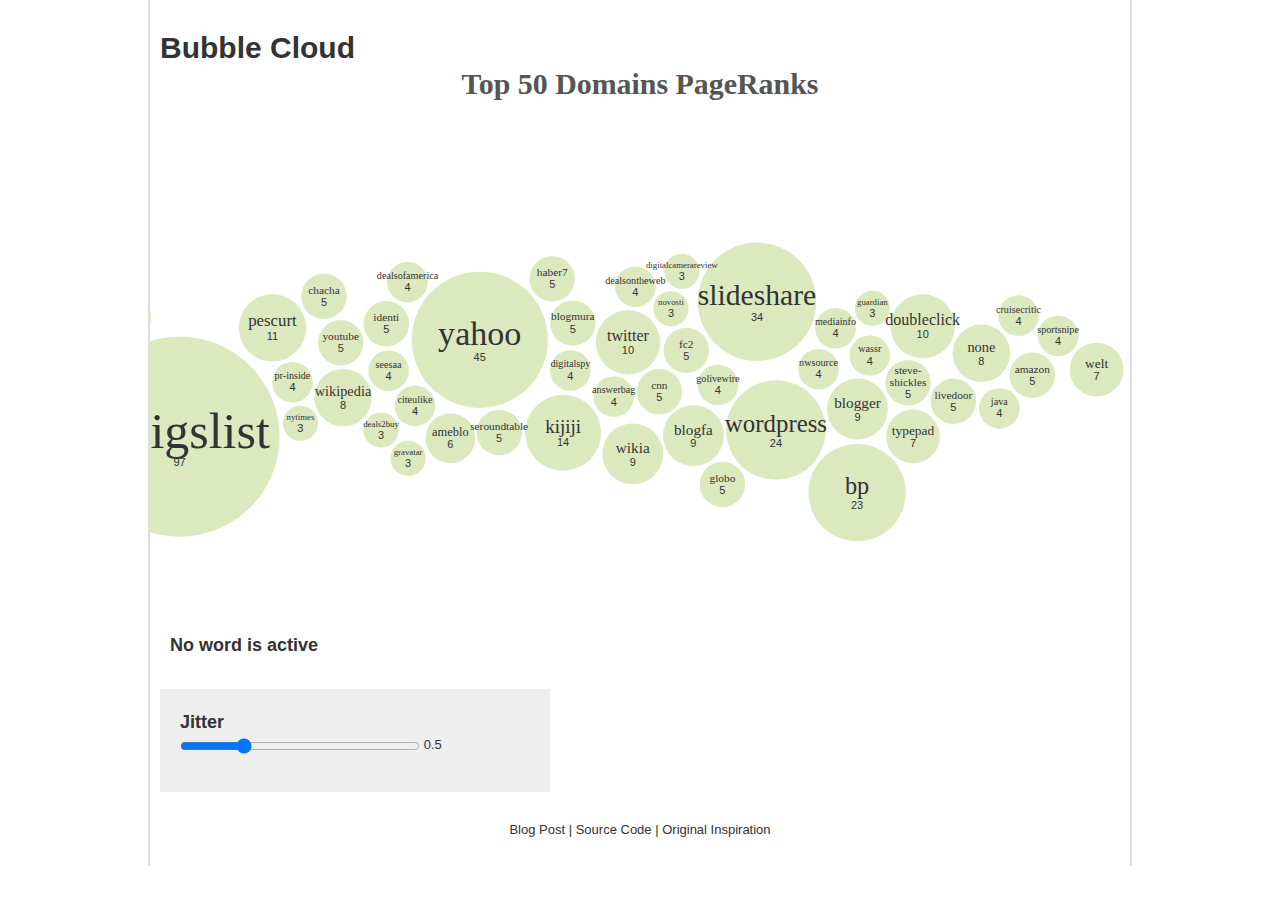
<file: results/twitter/bubble_cloud/index.html>
<!doctype html>
<!--[if lt IE 7]> <html class="no-js ie6 oldie" lang="en"> <![endif]-->
<!--[if IE 7]>    <html class="no-js ie7 oldie" lang="en"> <![endif]-->
<!--[if IE 8]>    <html class="no-js ie8 oldie" lang="en"> <![endif]-->
<!--[if gt IE 8]><!--> <html class="no-js" lang="en"> <!--<![endif]-->
<head>
  <meta charset="utf-8">
  <meta http-equiv="X-UA-Compatible" content="IE=edge,chrome=1">

  <title>vis</title>
  <meta name="description" content="">
  <meta name="author" content="">

  <meta name="viewport" content="width=device-width,initial-scale=1">

  <!-- CSS concatenated and minified via ant build script-->
  <link rel="stylesheet" href="css/reset.css">
  <link rel="stylesheet" href="css/bootstrap.min.css">
  <link rel="stylesheet" href="css/style.css">
  <!-- end CSS-->

  <script src="js/libs/modernizr-2.0.6.min.js"></script>
</head>

<body>

  <div id="container" class="container">
          <header>
    <h1>Bubble Cloud</h1>
      <h2 id="book-title"></h2>
    </header>
    <div id="main" role="main">
      <div id="vis"></div>
      <div id="status"></div>
      <div id="controls">
        <h3>Jitter</h3>
        <form id="jitter" oninput="output.value = (jitter_input.value / 200).toFixed(3)" >
          <input id="jitter_input" type="range" min="0" max="400" value="100" style="width:240px;">
          <output name="output" for="input">0.5</output>
        </form>
      </div>
    </div>
    <footer>
    <p><a href="http://vallandingham.me/building_a_bubble_cloud.html">Blog Post</a> | <a href="https://github.com/vlandham/bubble_cloud">Source Code</a> | <a href="http://www.nytimes.com/interactive/2012/09/04/us/politics/democratic-convention-words.html">Original Inspiration</a></p>
    </footer>
  </div> <!--! end of #container -->


  <!-- <script src="//ajax.googleapis.com/ajax/libs/jquery/1.7.2/jquery.min.js"></script> -->
  <script>window.jQuery || document.write('<script src="js/libs/jquery-1.7.2.min.js"><\/script>')</script>


  <script defer src="js/plugins.js"></script>
  <script src="js/libs/coffee-script.js"></script>
  <script src="js/libs/d3.v2.js"></script>
  <script type="text/coffeescript" src="coffee/vis_domain.coffee"></script>
  <script type="text/javascript">
  </script>


  <script> 
    window._gaq = [['_setAccount','UA-17355070-1'],['_trackPageview'],['_trackPageLoadTime']];
    Modernizr.load({
      load: ('https:' == location.protocol ? '//ssl' : '//www') + '.google-analytics.com/ga.js'
    });
  </script>


  <!--[if lt IE 7 ]>
    <script src="//ajax.googleapis.com/ajax/libs/chrome-frame/1.0.3/CFInstall.min.js"></script>
    <script>window.attachEvent('onload',function(){CFInstall.check({mode:'overlay'})})</script>
  <![endif]-->
  
</body>
</html>
</file>
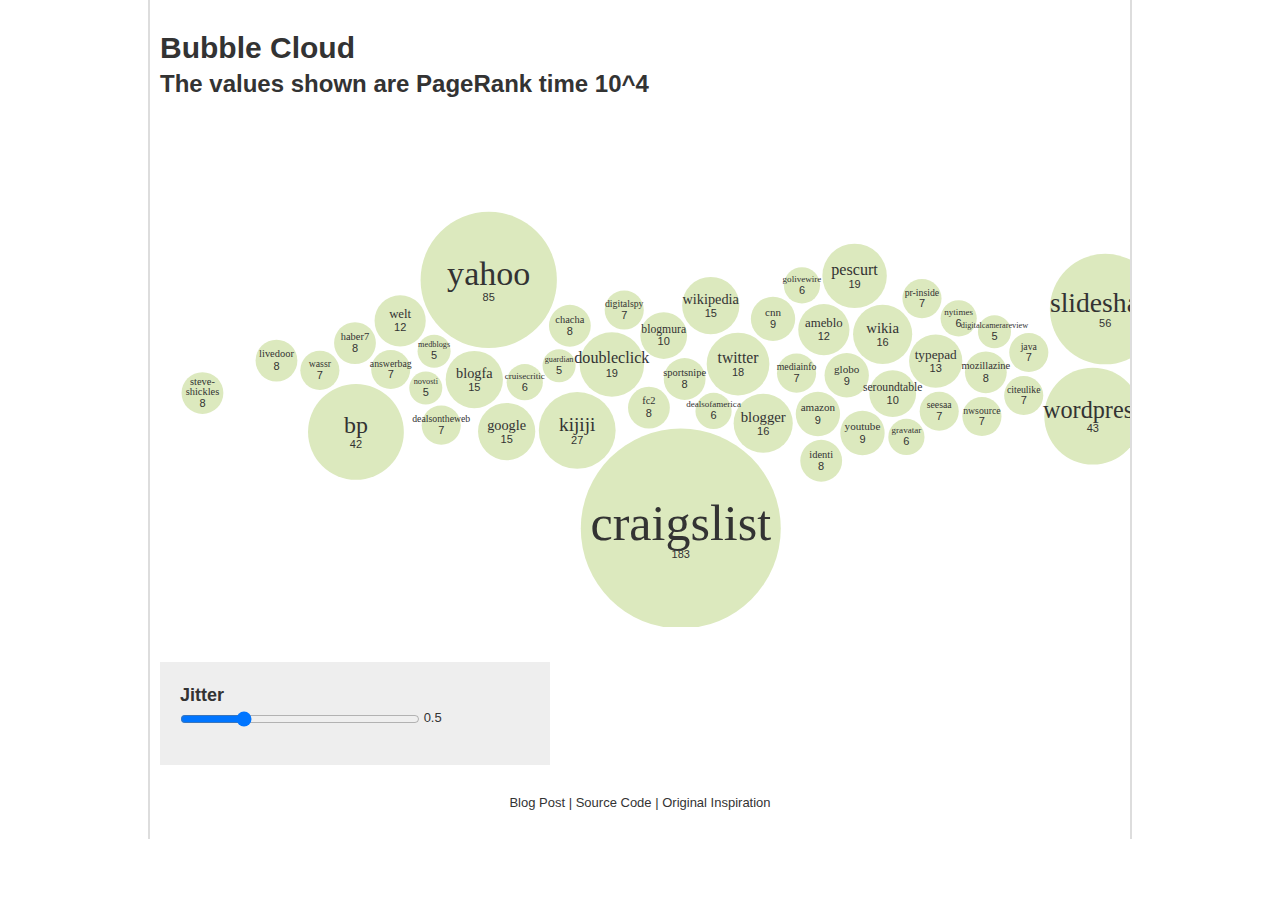
<file: Twitter-Memes/results/bubble_cloud/index.html>
<!doctype html>
<!--[if lt IE 7]> <html class="no-js ie6 oldie" lang="en"> <![endif]-->
<!--[if IE 7]>    <html class="no-js ie7 oldie" lang="en"> <![endif]-->
<!--[if IE 8]>    <html class="no-js ie8 oldie" lang="en"> <![endif]-->
<!--[if gt IE 8]><!--> <html class="no-js" lang="en"> <!--<![endif]-->
<head>
  <meta charset="utf-8">
  <meta http-equiv="X-UA-Compatible" content="IE=edge,chrome=1">

  <title>vis</title>
  <meta name="description" content="">
  <meta name="author" content="">

  <meta name="viewport" content="width=device-width,initial-scale=1">

  <!-- CSS concatenated and minified via ant build script-->
  <link rel="stylesheet" href="css/reset.css">
  <link rel="stylesheet" href="css/bootstrap.min.css">
  <link rel="stylesheet" href="css/style.css">
  <!-- end CSS-->

  <script src="js/libs/modernizr-2.0.6.min.js"></script>
</head>

<body>

  <div id="container" class="container">
          <header>
    <h1>Bubble Cloud</h1>
      <h2 id="values">The values shown are PageRank time 10^4</h2>
    </header>
    <div id="main" role="main">
      <div id="vis"></div>
      <div id="status"></div>
      <div id="controls">
        <h3>Jitter</h3>
        <form id="jitter" oninput="output.value = (jitter_input.value / 200).toFixed(3)" >
          <input id="jitter_input" type="range" min="0" max="400" value="100" style="width:240px;">
          <output name="output" for="input">0.5</output>
        </form>
      </div>
    </div>
    <footer>
    <p><a href="http://vallandingham.me/building_a_bubble_cloud.html">Blog Post</a> | <a href="https://github.com/vlandham/bubble_cloud">Source Code</a> | <a href="http://www.nytimes.com/interactive/2012/09/04/us/politics/democratic-convention-words.html">Original Inspiration</a></p>
    </footer>
  </div> <!--! end of #container -->


  <!-- <script src="//ajax.googleapis.com/ajax/libs/jquery/1.7.2/jquery.min.js"></script> -->
  <script>window.jQuery || document.write('<script src="js/libs/jquery-1.7.2.min.js"><\/script>')</script>


  <script defer src="js/plugins.js"></script>
  <script src="js/libs/coffee-script.js"></script>
  <script src="js/libs/d3.v2.js"></script>
  <script type="text/coffeescript" src="coffee/vis_domain.coffee"></script>
  <script type="text/javascript">
  </script>


  <script> 
    window._gaq = [['_setAccount','UA-17355070-1'],['_trackPageview'],['_trackPageLoadTime']];
    Modernizr.load({
      load: ('https:' == location.protocol ? '//ssl' : '//www') + '.google-analytics.com/ga.js'
    });
  </script>


  <!--[if lt IE 7 ]>
    <script src="//ajax.googleapis.com/ajax/libs/chrome-frame/1.0.3/CFInstall.min.js"></script>
    <script>window.attachEvent('onload',function(){CFInstall.check({mode:'overlay'})})</script>
  <![endif]-->
  
</body>
</html>
</file>
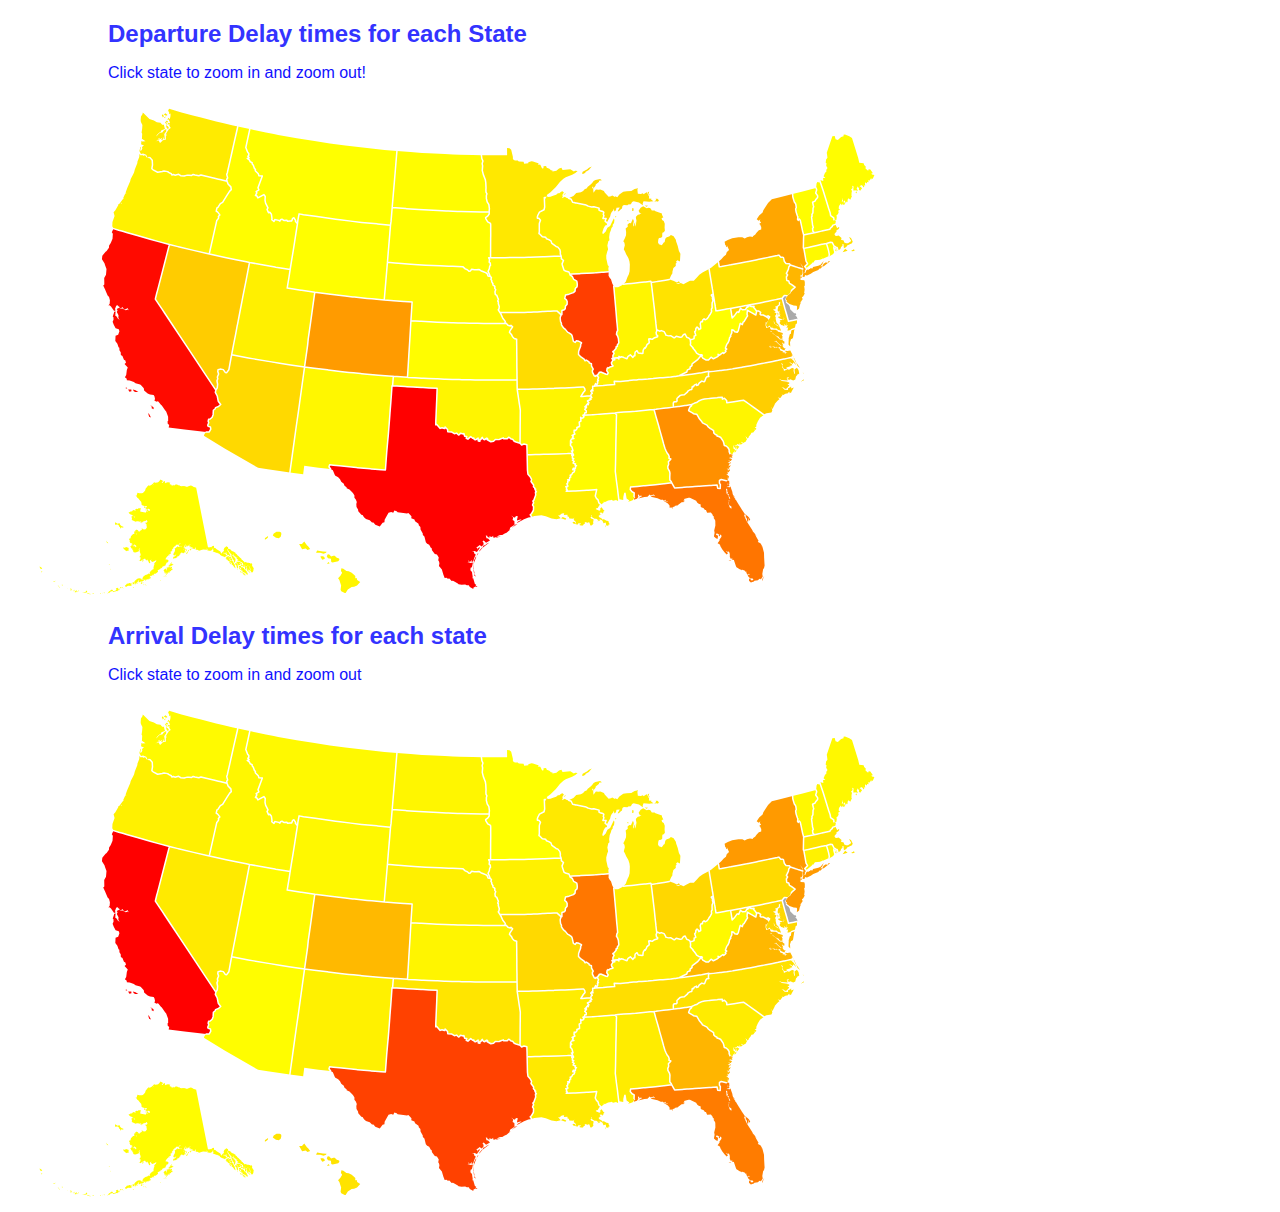
<file: Basic-Flights/results/departandarrivedelays.html>
<!DOCTYPE html>
<meta charset="utf-8">
<style>

.background {
  fill: none;
  pointer-events: all;
}

#states {
  fill: #aaa;
}

#states .active {
  fill: orange;
}

#state-borders {
  fill: none;
  stroke: #fff;
  stroke-width: 1.5px;
  stroke-linejoin: round;
  stroke-linecap: round;
  pointer-events: none;
}

h2 {
  margin-left: 100px;
  margin-bottom: 10px;
  color: #3333ff;
  font-family: "Century Gothic", sans-serif;
}

p {
  margin-left: 100px;
  color: #1111ff;
  font-family: "Lucida Sans Unicode", "Lucida Grande", sans-serif;
}

</style>
<body>
<script src="./d3_files/d3.v3.min.js"></script>
<script src="./d3_files/topojson.v1.min.js"></script>
<script src="./d3_files/d3display2.js"></script>
</file>
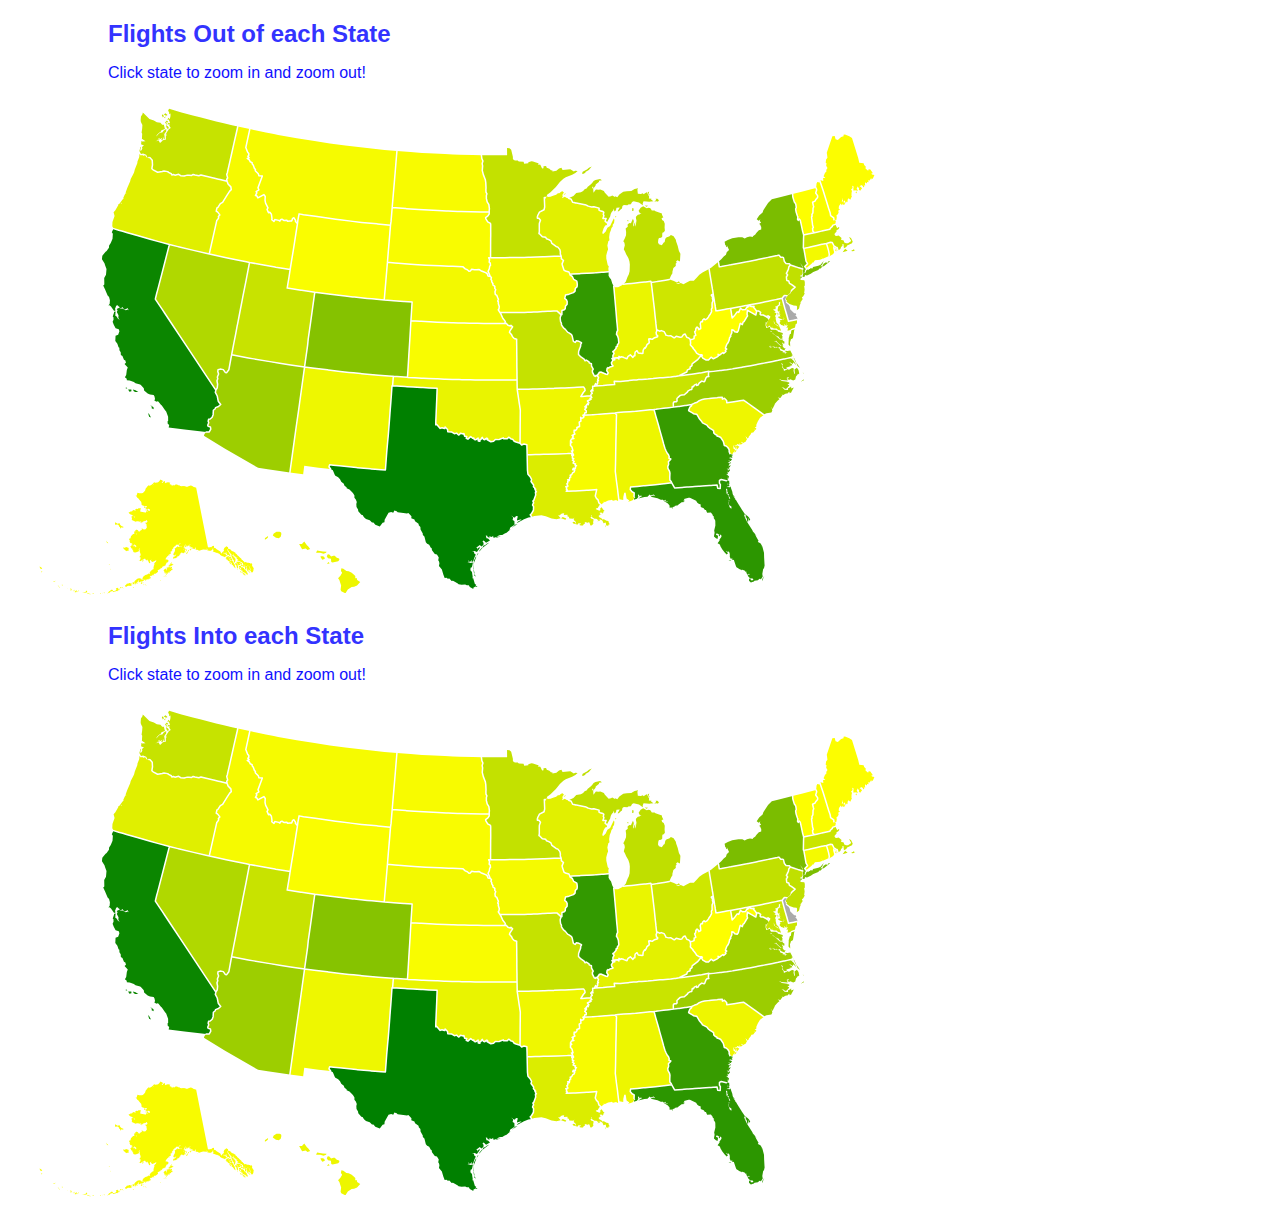
<file: Basic-Flights/results/flightsinout.html>
<!DOCTYPE html>
<meta charset="utf-8">
<style>

.background {
  fill: none;
  pointer-events: all;
}

#states {
  fill: #aaa;
}

#states .active {
  fill: orange;
}

#state-borders {
  fill: none;
  stroke: #fff;
  stroke-width: 1.5px;
  stroke-linejoin: round;
  stroke-linecap: round;
  pointer-events: none;
}

.highlight {
  border-color: #000;
  stroke: #000;
  stroke-width: 1.5px;
  stroke-linejoin: round;
  stroke-linecap: round;
  pointer-events: none;
}

h2 {
  margin-left: 100px;
  margin-bottom: 10px;
  color: #3333ff;
  font-family: "Century Gothic", sans-serif;
}

p {
  margin-left: 100px;
  color: #1111ff;
  font-family: "Lucida Sans Unicode", "Lucida Grande", sans-serif;
}

</style>
<body>
<script src="./d3_files/d3.v3.min.js"></script>
<script src="./d3_files/topojson.v1.min.js"></script>
<script src="./d3_files/d3display1.js"></script>
</file>
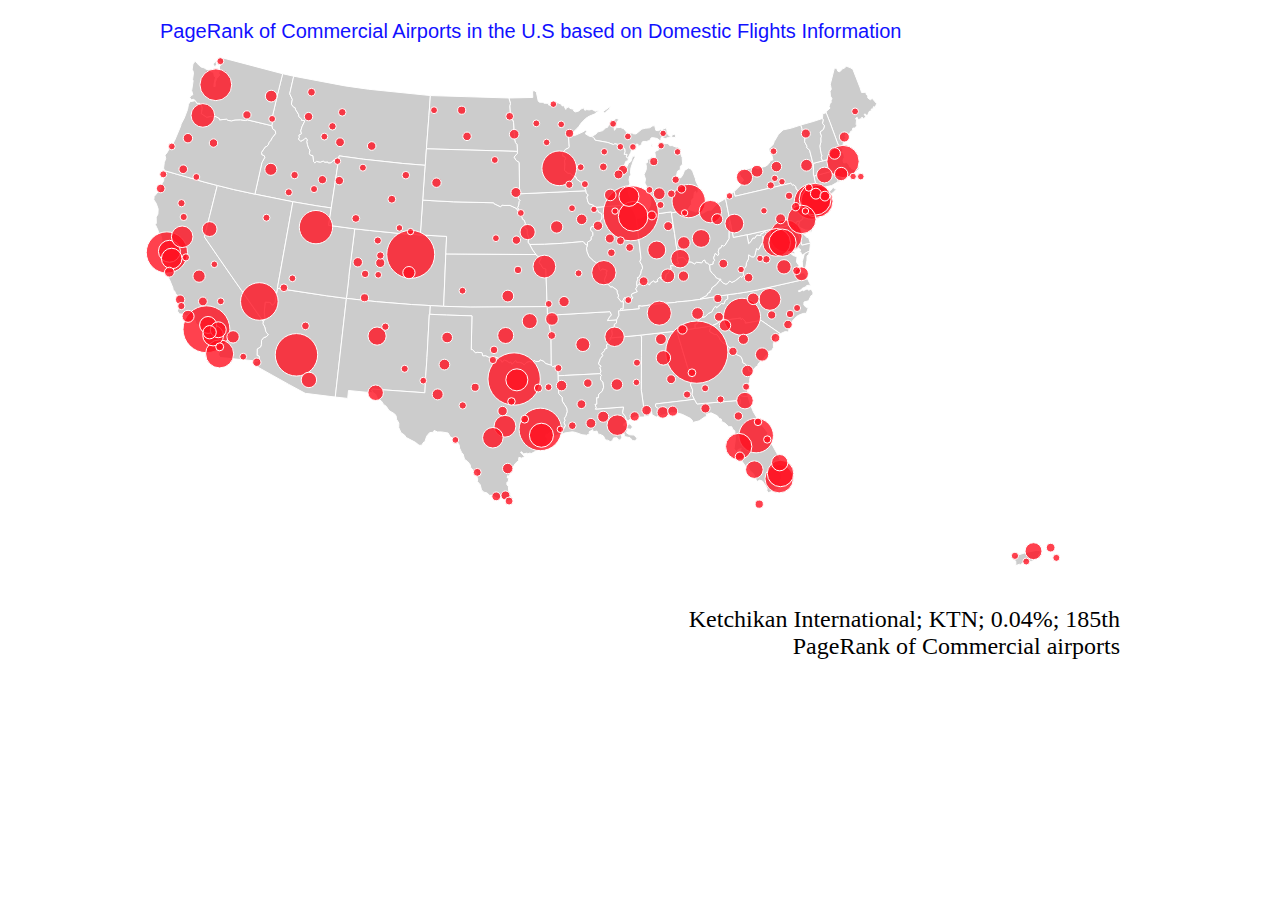
<file: PageRank-Flights/results/airports.html>
<!DOCTYPE html>
<html>
  <head>
    <link type="text/css" rel="stylesheet" href="style.css"/>
    <style type="text/css">

#states path {
  fill: #ccc;
  stroke: #fff;
}

path.arc {
  pointer-events: none;
  fill: none;
  stroke: #000;
  display: none;
}

path.cell {
  fill: none;
  pointer-events: all;
}

circle {
  fill: steelblue;
  fill-opacity: .8;
  stroke: #fff;
}

#cells.voronoi path.cell {
  stroke: brown;
}

#cells g:hover path.arc {
  display: inherit;
}

h3 {
  margin-left: 100px;
  margin-bottom: 10px;
  color: #3333ff;
  font-family: "Century Gothic", sans-serif;
}

p {
 margin-left : 0;
 color: #1111ff;
 font-size: 20px;
 font-family: "Lucida Sans Unicode", "Lucida Grande", sans-serif;
}

body {
 padding-top: 0;
 margin-top: 0;
}

    </style>
  </head>
  <body>
    <h2>
      <span>U.S. commercial airports</span><br>
	  <span>PageRank of Commercial airports</span>
    </h2>
    <script type="text/javascript" src="./d3.js"></script>
    <script type="text/javascript" src="./d3.csv.js"></script>
    <script type="text/javascript" src="./d3.geo.js"></script>
    <script type="text/javascript" src="./d3.geom.js"></script>
	<script type="text/javascript" src="./airportPageRanks.js"></script>
    <script type="text/javascript" src="./d3pagerankdisplay.js"></script>
  </body>
</html>
</file>
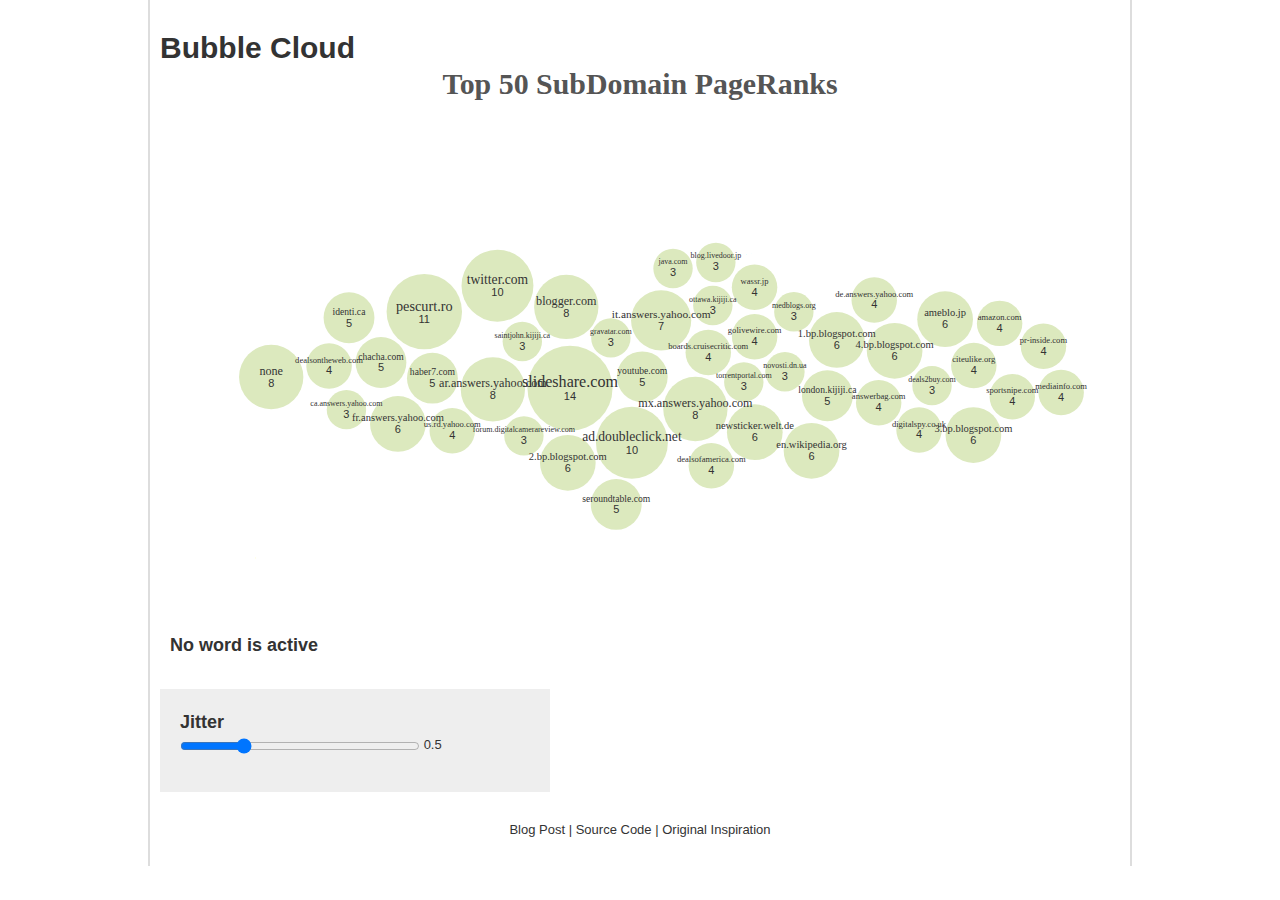
<file: results/twitter/bubble_cloud/sub.html>
<!doctype html>
<!--[if lt IE 7]> <html class="no-js ie6 oldie" lang="en"> <![endif]-->
<!--[if IE 7]>    <html class="no-js ie7 oldie" lang="en"> <![endif]-->
<!--[if IE 8]>    <html class="no-js ie8 oldie" lang="en"> <![endif]-->
<!--[if gt IE 8]><!--> <html class="no-js" lang="en"> <!--<![endif]-->
<head>
  <meta charset="utf-8">
  <meta http-equiv="X-UA-Compatible" content="IE=edge,chrome=1">

  <title>vis</title>
  <meta name="description" content="">
  <meta name="author" content="">

  <meta name="viewport" content="width=device-width,initial-scale=1">

  <!-- CSS concatenated and minified via ant build script-->
  <link rel="stylesheet" href="css/reset.css">
  <link rel="stylesheet" href="css/bootstrap.min.css">
  <link rel="stylesheet" href="css/style.css">
  <!-- end CSS-->

  <script src="js/libs/modernizr-2.0.6.min.js"></script>
</head>

<body>

  <div id="container" class="container">
          <header>
    <h1>Bubble Cloud</h1>
      <h2 id="book-title"></h2>
    </header>
    <div id="main" role="main">
      <div id="vis"></div>
      <div id="status"></div>
      <div id="controls">
        <h3>Jitter</h3>
        <form id="jitter" oninput="output.value = (jitter_input.value / 200).toFixed(3)" >
          <input id="jitter_input" type="range" min="0" max="400" value="100" style="width:240px;">
          <output name="output" for="input">0.5</output>
        </form>
      </div>
    </div>
    <footer>
    <p><a href="http://vallandingham.me/building_a_bubble_cloud.html">Blog Post</a> | <a href="https://github.com/vlandham/bubble_cloud">Source Code</a> | <a href="http://www.nytimes.com/interactive/2012/09/04/us/politics/democratic-convention-words.html">Original Inspiration</a></p>
    </footer>
  </div> <!--! end of #container -->


  <!-- <script src="//ajax.googleapis.com/ajax/libs/jquery/1.7.2/jquery.min.js"></script> -->
  <script>window.jQuery || document.write('<script src="js/libs/jquery-1.7.2.min.js"><\/script>')</script>


  <script defer src="js/plugins.js"></script>
  <script src="js/libs/coffee-script.js"></script>
  <script src="js/libs/d3.v2.js"></script>
  <script type="text/coffeescript" src="coffee/vis_sub.coffee"></script>
  <script type="text/javascript">
  </script>


  <script> 
    window._gaq = [['_setAccount','UA-17355070-1'],['_trackPageview'],['_trackPageLoadTime']];
    Modernizr.load({
      load: ('https:' == location.protocol ? '//ssl' : '//www') + '.google-analytics.com/ga.js'
    });
  </script>


  <!--[if lt IE 7 ]>
    <script src="//ajax.googleapis.com/ajax/libs/chrome-frame/1.0.3/CFInstall.min.js"></script>
    <script>window.attachEvent('onload',function(){CFInstall.check({mode:'overlay'})})</script>
  <![endif]-->
  
</body>
</html>
</file>
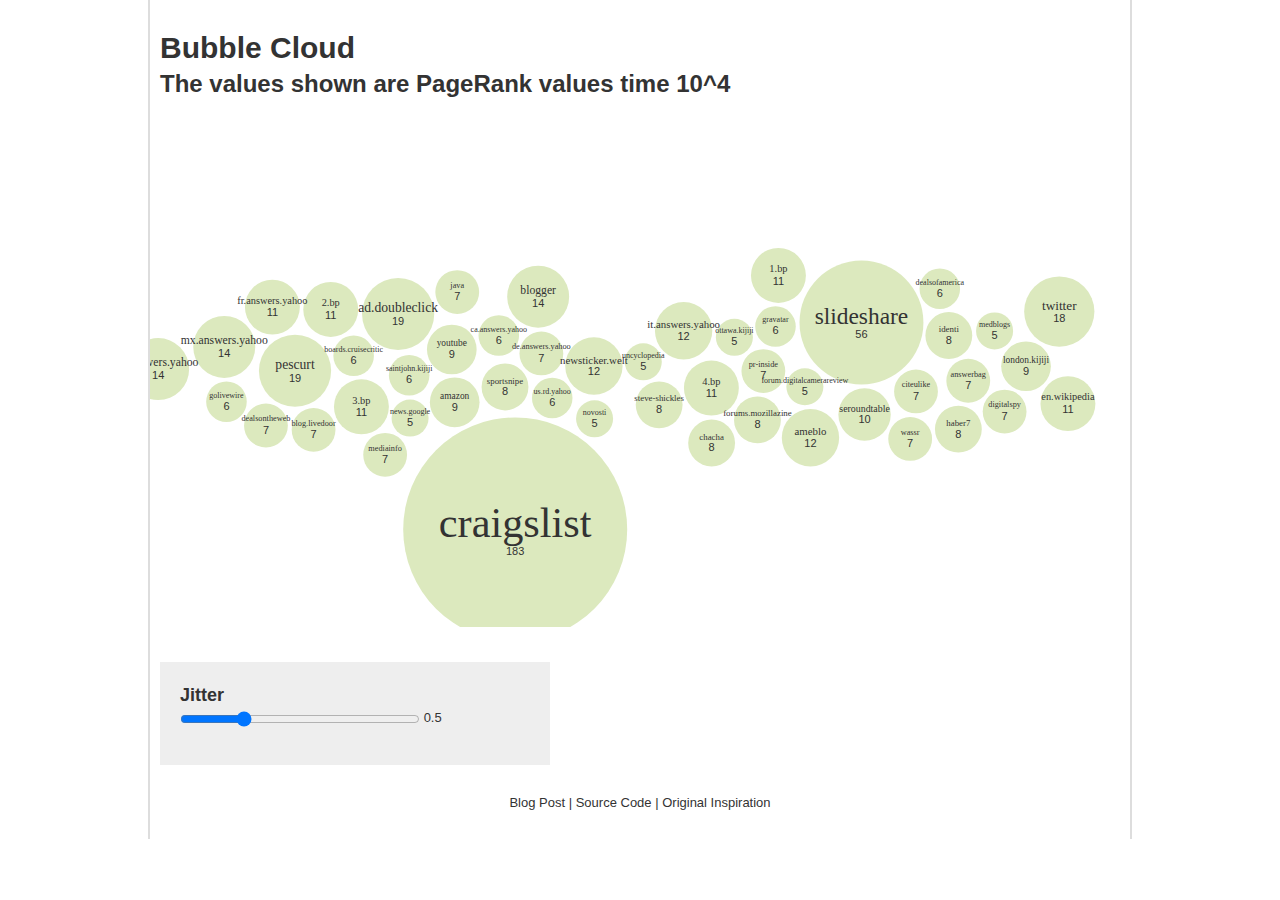
<file: Twitter-Memes/results/bubble_cloud/sub.html>
<!doctype html>
<!--[if lt IE 7]> <html class="no-js ie6 oldie" lang="en"> <![endif]-->
<!--[if IE 7]>    <html class="no-js ie7 oldie" lang="en"> <![endif]-->
<!--[if IE 8]>    <html class="no-js ie8 oldie" lang="en"> <![endif]-->
<!--[if gt IE 8]><!--> <html class="no-js" lang="en"> <!--<![endif]-->
<head>
  <meta charset="utf-8">
  <meta http-equiv="X-UA-Compatible" content="IE=edge,chrome=1">

  <title>vis</title>
  <meta name="description" content="">
  <meta name="author" content="">

  <meta name="viewport" content="width=device-width,initial-scale=1">

  <!-- CSS concatenated and minified via ant build script-->
  <link rel="stylesheet" href="css/reset.css">
  <link rel="stylesheet" href="css/bootstrap.min.css">
  <link rel="stylesheet" href="css/style.css">
  <!-- end CSS-->

  <script src="js/libs/modernizr-2.0.6.min.js"></script>
</head>

<body>

  <div id="container" class="container">
          <header>
    <h1>Bubble Cloud</h1>
      <h2 id="values">The values shown are PageRank values time 10^4</h2>
    </header>
    <div id="main" role="main">
      <div id="vis"></div>
      <div id="status"></div>
      <div id="controls">
        <h3>Jitter</h3>
        <form id="jitter" oninput="output.value = (jitter_input.value / 200).toFixed(3)" >
          <input id="jitter_input" type="range" min="0" max="400" value="100" style="width:240px;">
          <output name="output" for="input">0.5</output>
        </form>
      </div>
    </div>
    <footer>
    <p><a href="http://vallandingham.me/building_a_bubble_cloud.html">Blog Post</a> | <a href="https://github.com/vlandham/bubble_cloud">Source Code</a> | <a href="http://www.nytimes.com/interactive/2012/09/04/us/politics/democratic-convention-words.html">Original Inspiration</a></p>
    </footer>
  </div> <!--! end of #container -->


  <!-- <script src="//ajax.googleapis.com/ajax/libs/jquery/1.7.2/jquery.min.js"></script> -->
  <script>window.jQuery || document.write('<script src="js/libs/jquery-1.7.2.min.js"><\/script>')</script>


  <script defer src="js/plugins.js"></script>
  <script src="js/libs/coffee-script.js"></script>
  <script src="js/libs/d3.v2.js"></script>
  <script type="text/coffeescript" src="coffee/vis_sub.coffee"></script>
  <script type="text/javascript">
  </script>


  <script> 
    window._gaq = [['_setAccount','UA-17355070-1'],['_trackPageview'],['_trackPageLoadTime']];
    Modernizr.load({
      load: ('https:' == location.protocol ? '//ssl' : '//www') + '.google-analytics.com/ga.js'
    });
  </script>


  <!--[if lt IE 7 ]>
    <script src="//ajax.googleapis.com/ajax/libs/chrome-frame/1.0.3/CFInstall.min.js"></script>
    <script>window.attachEvent('onload',function(){CFInstall.check({mode:'overlay'})})</script>
  <![endif]-->
  
</body>
</html>
</file>
<file: results/twitter/bubble_cloud/css/style.css>
body {
}

a, a:visited {
  color:#333;
}

#container {
  padding-top:20px;
  width: 980px;
  border-left: 2px #ddd solid;
  border-right: 2px #ddd solid;
}

header {
  padding: 10px;
}

#book-title {
  font-family: georgia, "times new roman", times, serif;
  color: #555;
  font-size: 2.3em;
  text-align: center;
}

#text-select {
  float:right;
  margin-right: 10px;
}

#vis {
  overflow: hidden;
  position: relative;
}

#status {
  padding:0 0 20px 20px;
}

#controls {
  padding: 20px;
  background-color: #eee;
  margin: 10px;
  width: 350px;
}

#bubble-background {
  fill: none;
  pointer-events: all;
}

.bubble-node {
  /* fill: #d1e0f3; */
  fill: #DCE9BE;
}

.bubble-hover {
  /* fill: #b8c7d9; */
  fill: #E8E9E7;
}

.bubble-selected {
  /* fill: #a8c8ee;  */
  fill: #CEE98F;
  /* stroke: #6081a3; */
  stroke: #A6BA92;
  stroke-width: 1.5px;
}

.active {
  color: #A6BA92
}

a.bubble-label {
  font-family: georgia, "times new roman", times, serif;
  color: inherit;
  cursor: pointer;
  display: block;
  text-align: center;
  text-decoration: none;
  line-height: 1em;
  position: absolute;
}


.bubble-label .bubble-label-value {
  font: 11px sans-serif;
  white-space: nowrap;
}

footer p {
  text-align: center;
  padding-top:20px;
  padding-bottom:20px;
  font: 13px sans-serif;
}
</file>
<file: Twitter-Memes/results/bubble_cloud/css/style.css>
body {
}

a, a:visited {
  color:#333;
}

#container {
  padding-top:20px;
  width: 980px;
  border-left: 2px #ddd solid;
  border-right: 2px #ddd solid;
}

header {
  padding: 10px;
}

#book-title {
  font-family: georgia, "times new roman", times, serif;
  color: #555;
  font-size: 2.3em;
  text-align: center;
}

#text-select {
  float:right;
  margin-right: 10px;
}

#vis {
  overflow: hidden;
  position: relative;
}

#status {
  padding:0 0 20px 20px;
}

#controls {
  padding: 20px;
  background-color: #eee;
  margin: 10px;
  width: 350px;
}

#bubble-background {
  fill: none;
  pointer-events: all;
}

.bubble-node {
  /* fill: #d1e0f3; */
  fill: #DCE9BE;
}

.bubble-hover {
  /* fill: #b8c7d9; */
  fill: #E8E9E7;
}

.bubble-selected {
  /* fill: #a8c8ee;  */
  fill: #CEE98F;
  /* stroke: #6081a3; */
  stroke: #A6BA92;
  stroke-width: 1.5px;
}

.active {
  color: #A6BA92
}

a.bubble-label {
  font-family: georgia, "times new roman", times, serif;
  color: inherit;
  cursor: pointer;
  display: block;
  text-align: center;
  text-decoration: none;
  line-height: 1em;
  position: absolute;
}


.bubble-label .bubble-label-value {
  font: 11px sans-serif;
  white-space: nowrap;
}

footer p {
  text-align: center;
  padding-top:20px;
  padding-bottom:20px;
  font: 13px sans-serif;
}
</file>
<file: PageRank-Flights/results/style.css>
body {
  font: 300 36px "Helvetica Neue";
  height: 640px;
  margin: 80px 160px 80px 160px;
  overflow: hidden;
  position: relative;
  width: 960px;
}

a:link, a:visited {
  color: #777;
  text-decoration: none;
}

a:hover {
  color: #666;
}

blockquote {
  margin: 0;
}

blockquote:before {
  content: "“";
  position: absolute;
  left: -.4em;
}

blockquote:after {
  content: "”";
  position: absolute;
}

body > ul {
  margin: 0;
  padding: 0;
}

h1 {
  font-size: 64px;
}

h1, h2, h3 {
  font-weight: inherit;
  margin: 0;
}

h2, h3 {
  text-align: right;
  font-size: inherit;
  position: absolute;
  bottom: 0;
  right: 0;
}

h2 {
  font-size: 24px;
  position: absolute;
}

h3 {
  bottom: -20px;
  font-size: 18px;
}

.invert {
  background: #1f1f1f;
  color: #dcdccc;
}

.invert h2, .invert h3 {
  color: #7f9f7f;
}

.string, .regexp {
  color: #f39;
}

.keyword {
  color: #00c;
}

.comment {
  color: #777;
  font-style: oblique;
}

.number {
  color: #369;
}

.class, .special {
  color: #1181B8;
}

body > svg {
  position: absolute;
  top: -80px;
  left: -160px;
}
</file>
